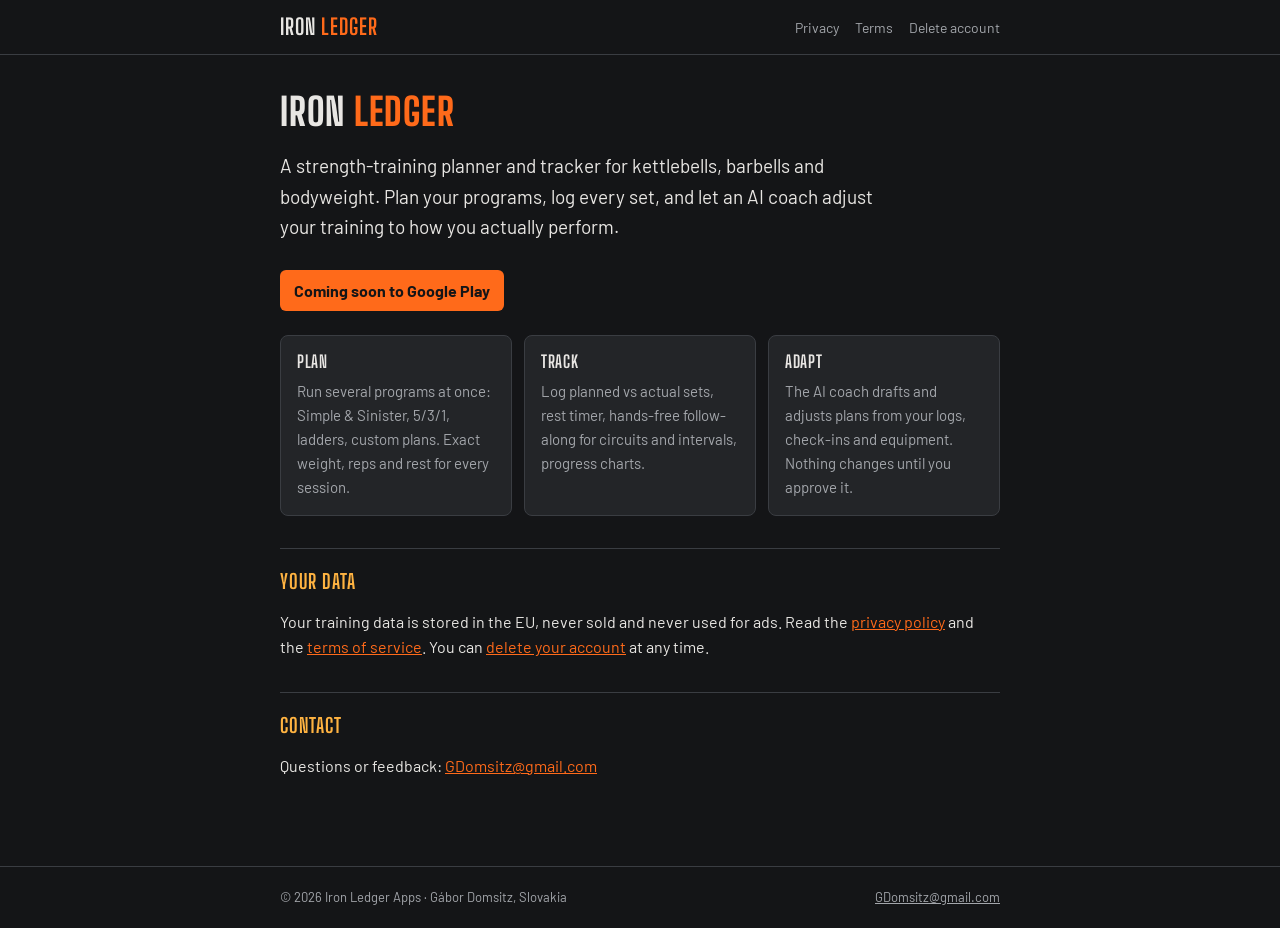
<file: index.html>
<!DOCTYPE html>
<html lang="en">
<head>
<meta charset="utf-8">
<meta name="viewport" content="width=device-width, initial-scale=1">
<title>Iron Ledger · Strength-training planner with an AI coach</title>
<meta name="description" content="Iron Ledger: strength-training planner and tracker with an AI coach.">
<link rel="preconnect" href="https://fonts.googleapis.com"><link rel="preconnect" href="https://fonts.gstatic.com" crossorigin>
<link href="https://fonts.googleapis.com/css2?family=Barlow:wght@400;600&family=Big+Shoulders+Display:wght@700;800&display=swap" rel="stylesheet">
<link rel="stylesheet" href="style.css">
</head>
<body>
<header><div class="bar"><a class="logo" href="./">Iron <span>Ledger</span></a><nav><a href="privacy.html">Privacy</a><a href="terms.html">Terms</a><a href="delete-account.html">Delete account</a></nav></div></header>
<main>
<h1>Iron <span>Ledger</span></h1>
<p class="lead">A strength-training planner and tracker for kettlebells, barbells and bodyweight. Plan your programs, log every set, and let an AI coach adjust your training to how you actually perform.</p>
<span class="badge">Coming soon to Google Play</span>
<div class="grid">
  <div class="card"><b>Plan</b><p>Run several programs at once: Simple &amp; Sinister, 5/3/1, ladders, custom plans. Exact weight, reps and rest for every session.</p></div>
  <div class="card"><b>Track</b><p>Log planned vs actual sets, rest timer, hands-free follow-along for circuits and intervals, progress charts.</p></div>
  <div class="card"><b>Adapt</b><p>The AI coach drafts and adjusts plans from your logs, check-ins and equipment. Nothing changes until you approve it.</p></div>
</div>
<h2>Your data</h2>
<p>Your training data is stored in the EU, never sold and never used for ads. Read the <a href="privacy.html">privacy policy</a> and the <a href="terms.html">terms of service</a>. You can <a href="delete-account.html">delete your account</a> at any time.</p>
<h2>Contact</h2>
<p>Questions or feedback: <a href="mailto:GDomsitz@gmail.com">GDomsitz@gmail.com</a></p>
</main>
<footer><div class="bar"><span>© 2026 Iron Ledger Apps · Gábor Domsitz, Slovakia</span><span><a href="mailto:GDomsitz@gmail.com">GDomsitz@gmail.com</a></span></div></footer>
</body>
</html>
</file>
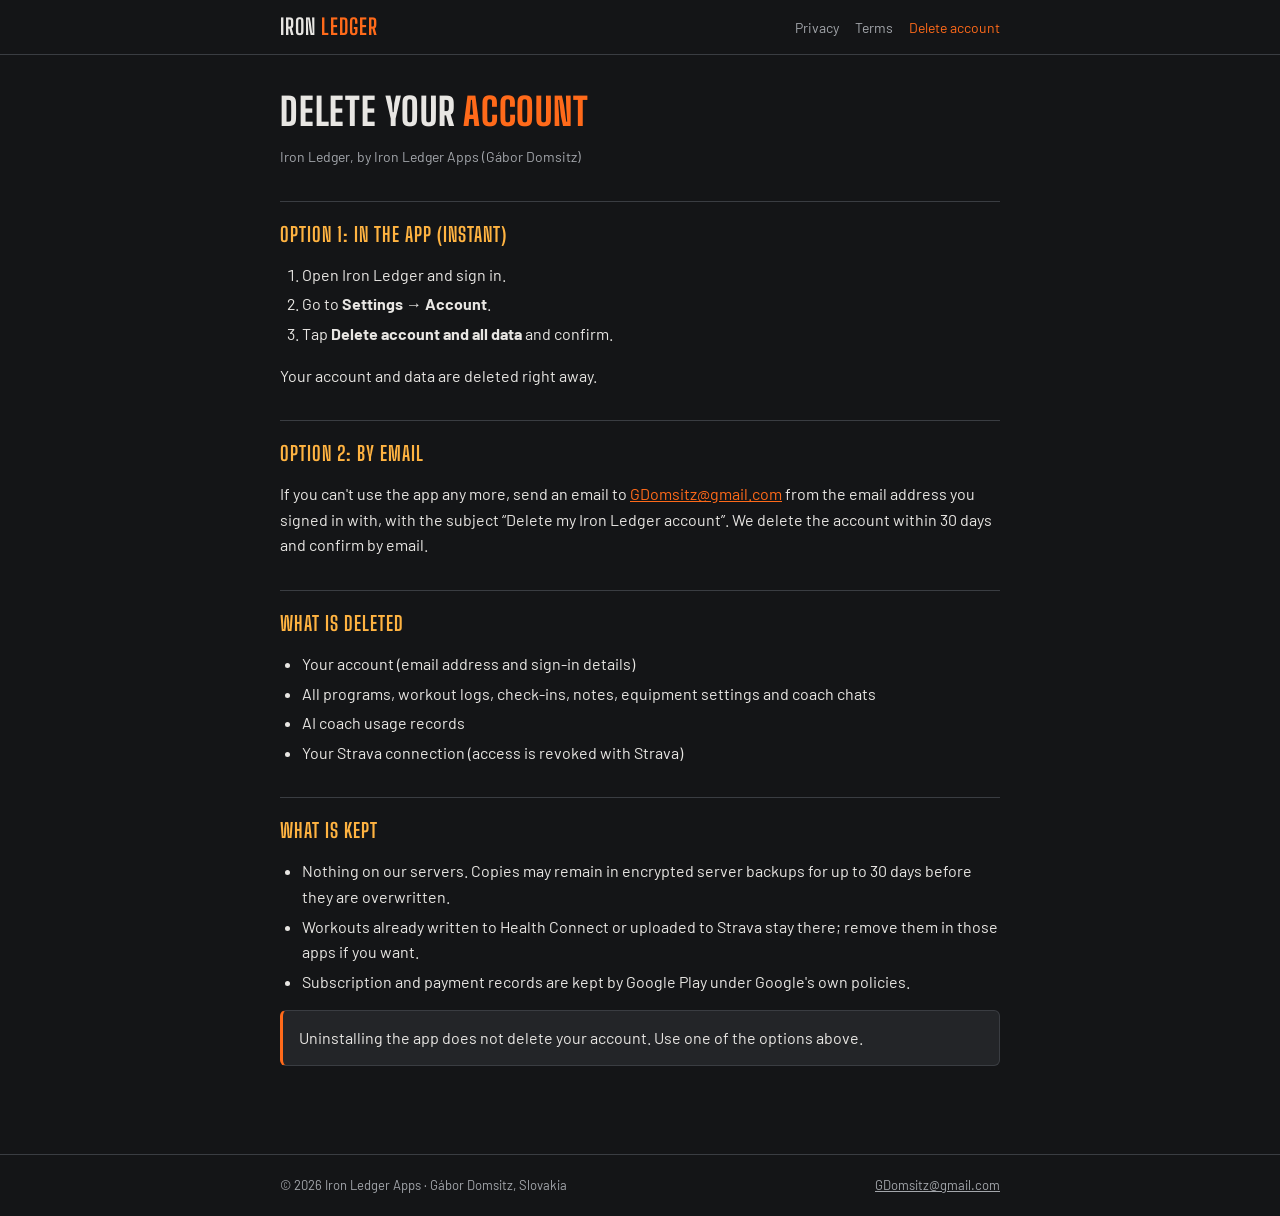
<file: delete-account.html>
<!DOCTYPE html>
<html lang="en">
<head>
<meta charset="utf-8">
<meta name="viewport" content="width=device-width, initial-scale=1">
<title>Iron Ledger · Delete your account</title>
<meta name="description" content="Iron Ledger: strength-training planner and tracker with an AI coach.">
<link rel="preconnect" href="https://fonts.googleapis.com"><link rel="preconnect" href="https://fonts.gstatic.com" crossorigin>
<link href="https://fonts.googleapis.com/css2?family=Barlow:wght@400;600&family=Big+Shoulders+Display:wght@700;800&display=swap" rel="stylesheet">
<link rel="stylesheet" href="style.css">
</head>
<body>
<header><div class="bar"><a class="logo" href="./">Iron <span>Ledger</span></a><nav><a href="privacy.html">Privacy</a><a href="terms.html">Terms</a><a href="delete-account.html" aria-current="page">Delete account</a></nav></div></header>
<main>
<h1>Delete your <span>account</span></h1>
<p class="meta">Iron Ledger, by Iron Ledger Apps (Gábor Domsitz)</p>

<h2>Option 1: in the app (instant)</h2>
<ol>
  <li>Open Iron Ledger and sign in.</li>
  <li>Go to <b>Settings → Account</b>.</li>
  <li>Tap <b>Delete account and all data</b> and confirm.</li>
</ol>
<p>Your account and data are deleted right away.</p>

<h2>Option 2: by email</h2>
<p>If you can't use the app any more, send an email to <a href="mailto:GDomsitz@gmail.com?subject=Delete%20my%20Iron%20Ledger%20account">GDomsitz@gmail.com</a> from the email address you signed in with, with the subject “Delete my Iron Ledger account”. We delete the account within 30 days and confirm by email.</p>

<h2>What is deleted</h2>
<ul>
  <li>Your account (email address and sign-in details)</li>
  <li>All programs, workout logs, check-ins, notes, equipment settings and coach chats</li>
  <li>AI coach usage records</li>
  <li>Your Strava connection (access is revoked with Strava)</li>
</ul>

<h2>What is kept</h2>
<ul>
  <li>Nothing on our servers. Copies may remain in encrypted server backups for up to 30 days before they are overwritten.</li>
  <li>Workouts already written to Health Connect or uploaded to Strava stay there; remove them in those apps if you want.</li>
  <li>Subscription and payment records are kept by Google Play under Google's own policies.</li>
</ul>
<div class="box">Uninstalling the app does not delete your account. Use one of the options above.</div>
</main>
<footer><div class="bar"><span>© 2026 Iron Ledger Apps · Gábor Domsitz, Slovakia</span><span><a href="mailto:GDomsitz@gmail.com">GDomsitz@gmail.com</a></span></div></footer>
</body>
</html>
</file>
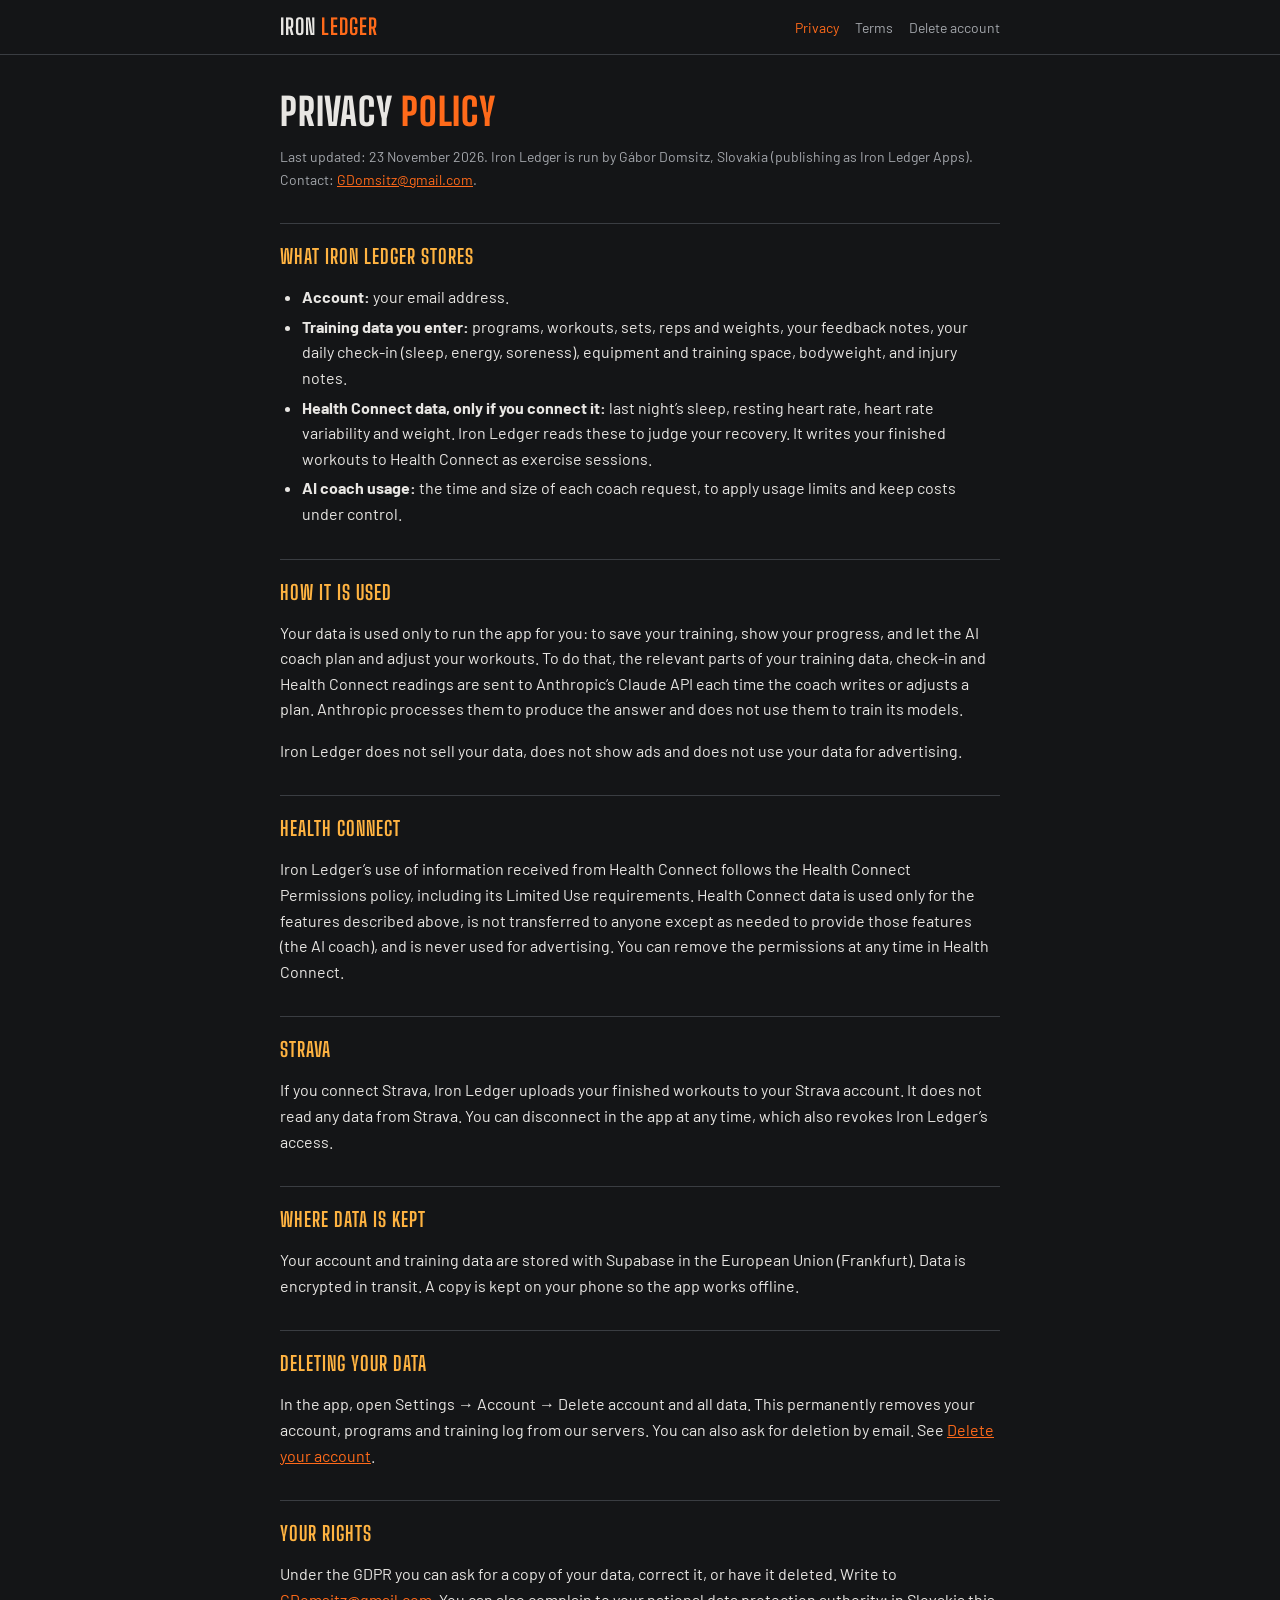
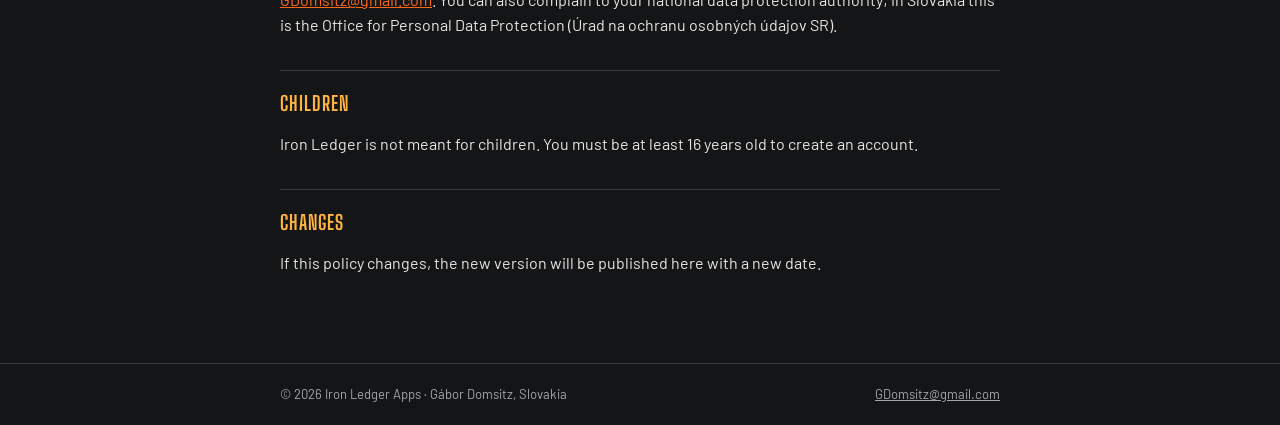
<file: privacy.html>
<!DOCTYPE html>
<html lang="en">
<head>
<meta charset="utf-8">
<meta name="viewport" content="width=device-width, initial-scale=1">
<title>Iron Ledger · Privacy policy</title>
<meta name="description" content="Iron Ledger: strength-training planner and tracker with an AI coach.">
<link rel="preconnect" href="https://fonts.googleapis.com"><link rel="preconnect" href="https://fonts.gstatic.com" crossorigin>
<link href="https://fonts.googleapis.com/css2?family=Barlow:wght@400;600&family=Big+Shoulders+Display:wght@700;800&display=swap" rel="stylesheet">
<link rel="stylesheet" href="style.css">
</head>
<body>
<header><div class="bar"><a class="logo" href="./">Iron <span>Ledger</span></a><nav><a href="privacy.html" aria-current="page">Privacy</a><a href="terms.html">Terms</a><a href="delete-account.html">Delete account</a></nav></div></header>
<main>
<h1>Privacy <span>policy</span></h1>
<p class="meta">Last updated: 23 November 2026. Iron Ledger is run by Gábor Domsitz, Slovakia (publishing as Iron Ledger Apps). Contact: <a href="mailto:GDomsitz@gmail.com">GDomsitz@gmail.com</a>.</p>

<h2>What Iron Ledger stores</h2>
<ul>
  <li><b>Account:</b> your email address.</li>
  <li><b>Training data you enter:</b> programs, workouts, sets, reps and weights, your feedback notes, your daily check-in (sleep, energy, soreness), equipment and training space, bodyweight, and injury notes.</li>
  <li><b>Health Connect data, only if you connect it:</b> last night’s sleep, resting heart rate, heart rate variability and weight. Iron Ledger reads these to judge your recovery. It writes your finished workouts to Health Connect as exercise sessions.</li>
  <li><b>AI coach usage:</b> the time and size of each coach request, to apply usage limits and keep costs under control.</li>
</ul>

<h2>How it is used</h2>
<p>Your data is used only to run the app for you: to save your training, show your progress, and let the AI coach plan and adjust your workouts. To do that, the relevant parts of your training data, check-in and Health Connect readings are sent to Anthropic’s Claude API each time the coach writes or adjusts a plan. Anthropic processes them to produce the answer and does not use them to train its models.</p>
<p>Iron Ledger does not sell your data, does not show ads and does not use your data for advertising.</p>

<h2>Health Connect</h2>
<p>Iron Ledger’s use of information received from Health Connect follows the Health Connect Permissions policy, including its Limited Use requirements. Health Connect data is used only for the features described above, is not transferred to anyone except as needed to provide those features (the AI coach), and is never used for advertising. You can remove the permissions at any time in Health Connect.</p>

<h2>Strava</h2>
<p>If you connect Strava, Iron Ledger uploads your finished workouts to your Strava account. It does not read any data from Strava. You can disconnect in the app at any time, which also revokes Iron Ledger’s access.</p>

<h2>Where data is kept</h2>
<p>Your account and training data are stored with Supabase in the European Union (Frankfurt). Data is encrypted in transit. A copy is kept on your phone so the app works offline.</p>

<h2>Deleting your data</h2>
<p>In the app, open Settings → Account → Delete account and all data. This permanently removes your account, programs and training log from our servers. You can also ask for deletion by email. See <a href="delete-account.html">Delete your account</a>.</p>

<h2>Your rights</h2>
<p>Under the GDPR you can ask for a copy of your data, correct it, or have it deleted. Write to <a href="mailto:GDomsitz@gmail.com">GDomsitz@gmail.com</a>. You can also complain to your national data protection authority; in Slovakia this is the Office for Personal Data Protection (Úrad na ochranu osobných údajov SR).</p>

<h2>Children</h2>
<p>Iron Ledger is not meant for children. You must be at least 16 years old to create an account.</p>

<h2>Changes</h2>
<p>If this policy changes, the new version will be published here with a new date.</p>
</main>
<footer><div class="bar"><span>© 2026 Iron Ledger Apps · Gábor Domsitz, Slovakia</span><span><a href="mailto:GDomsitz@gmail.com">GDomsitz@gmail.com</a></span></div></footer>
</body>
</html>
</file>
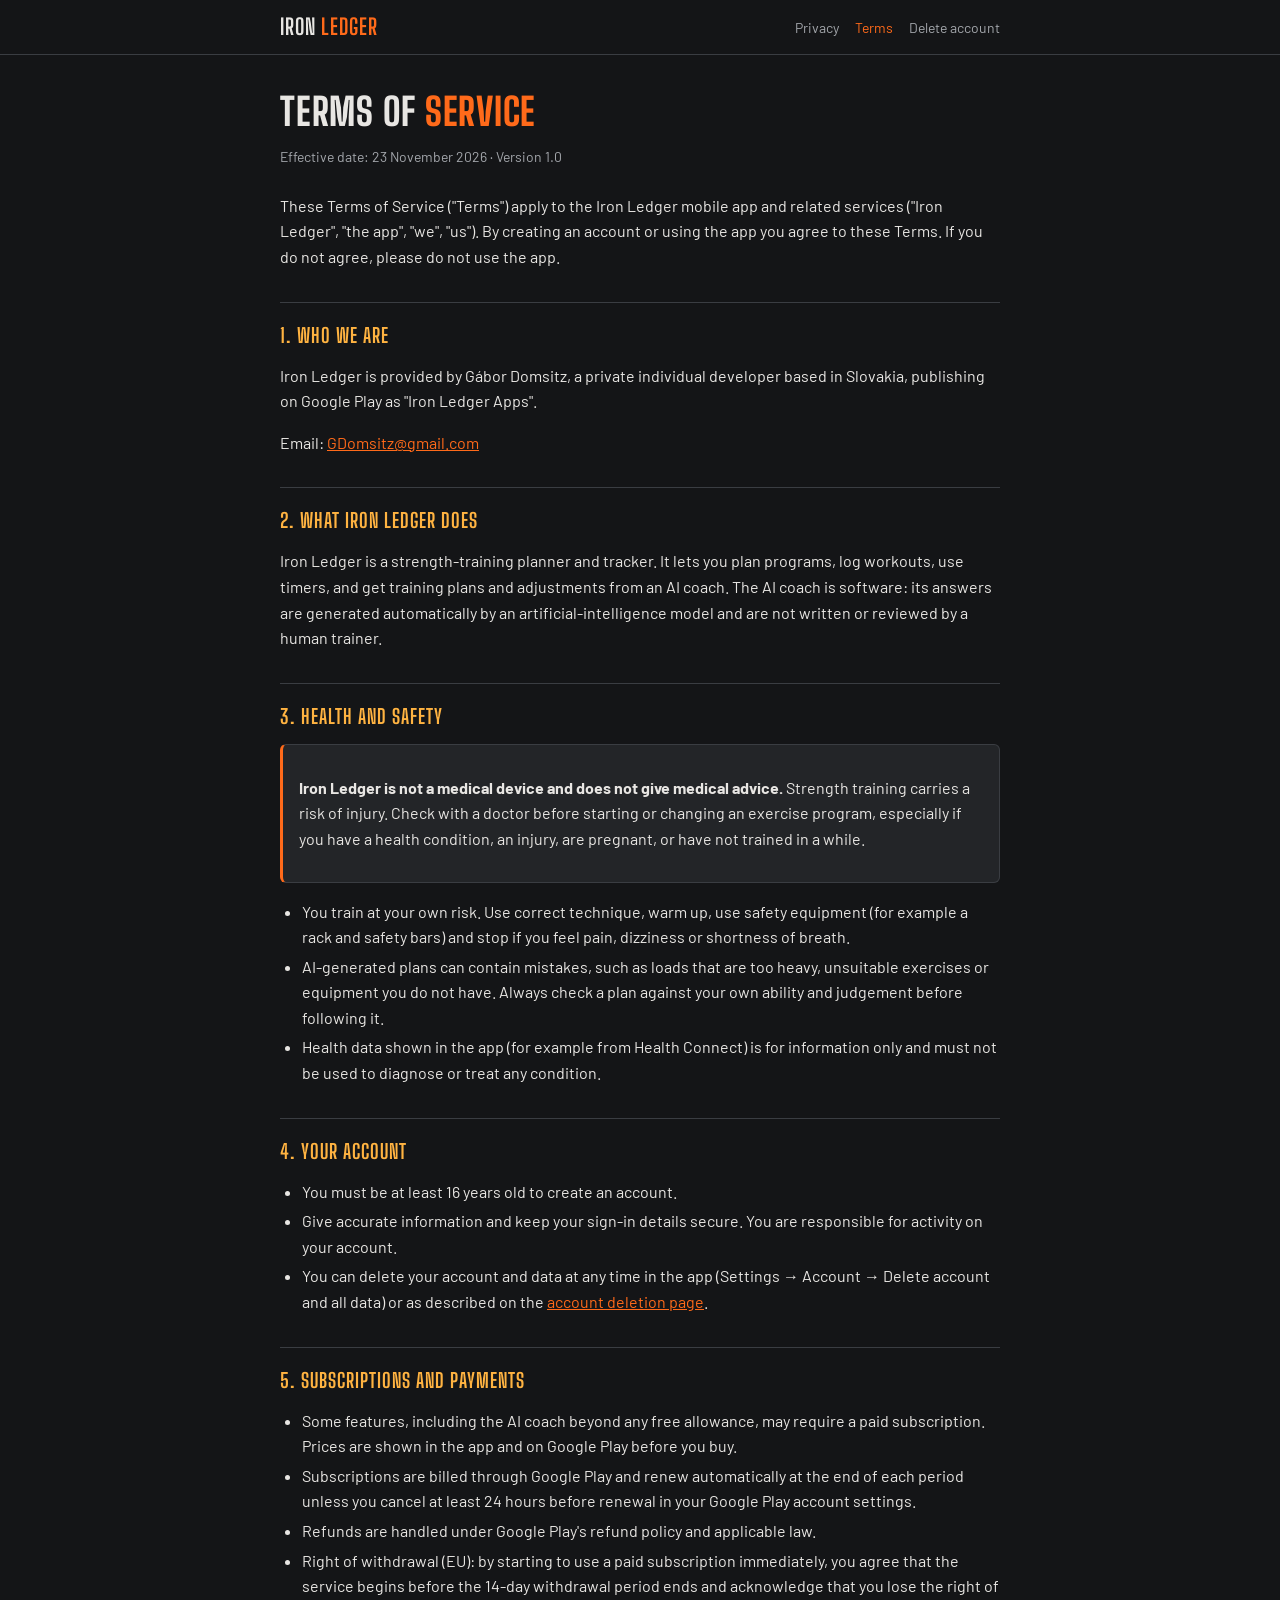
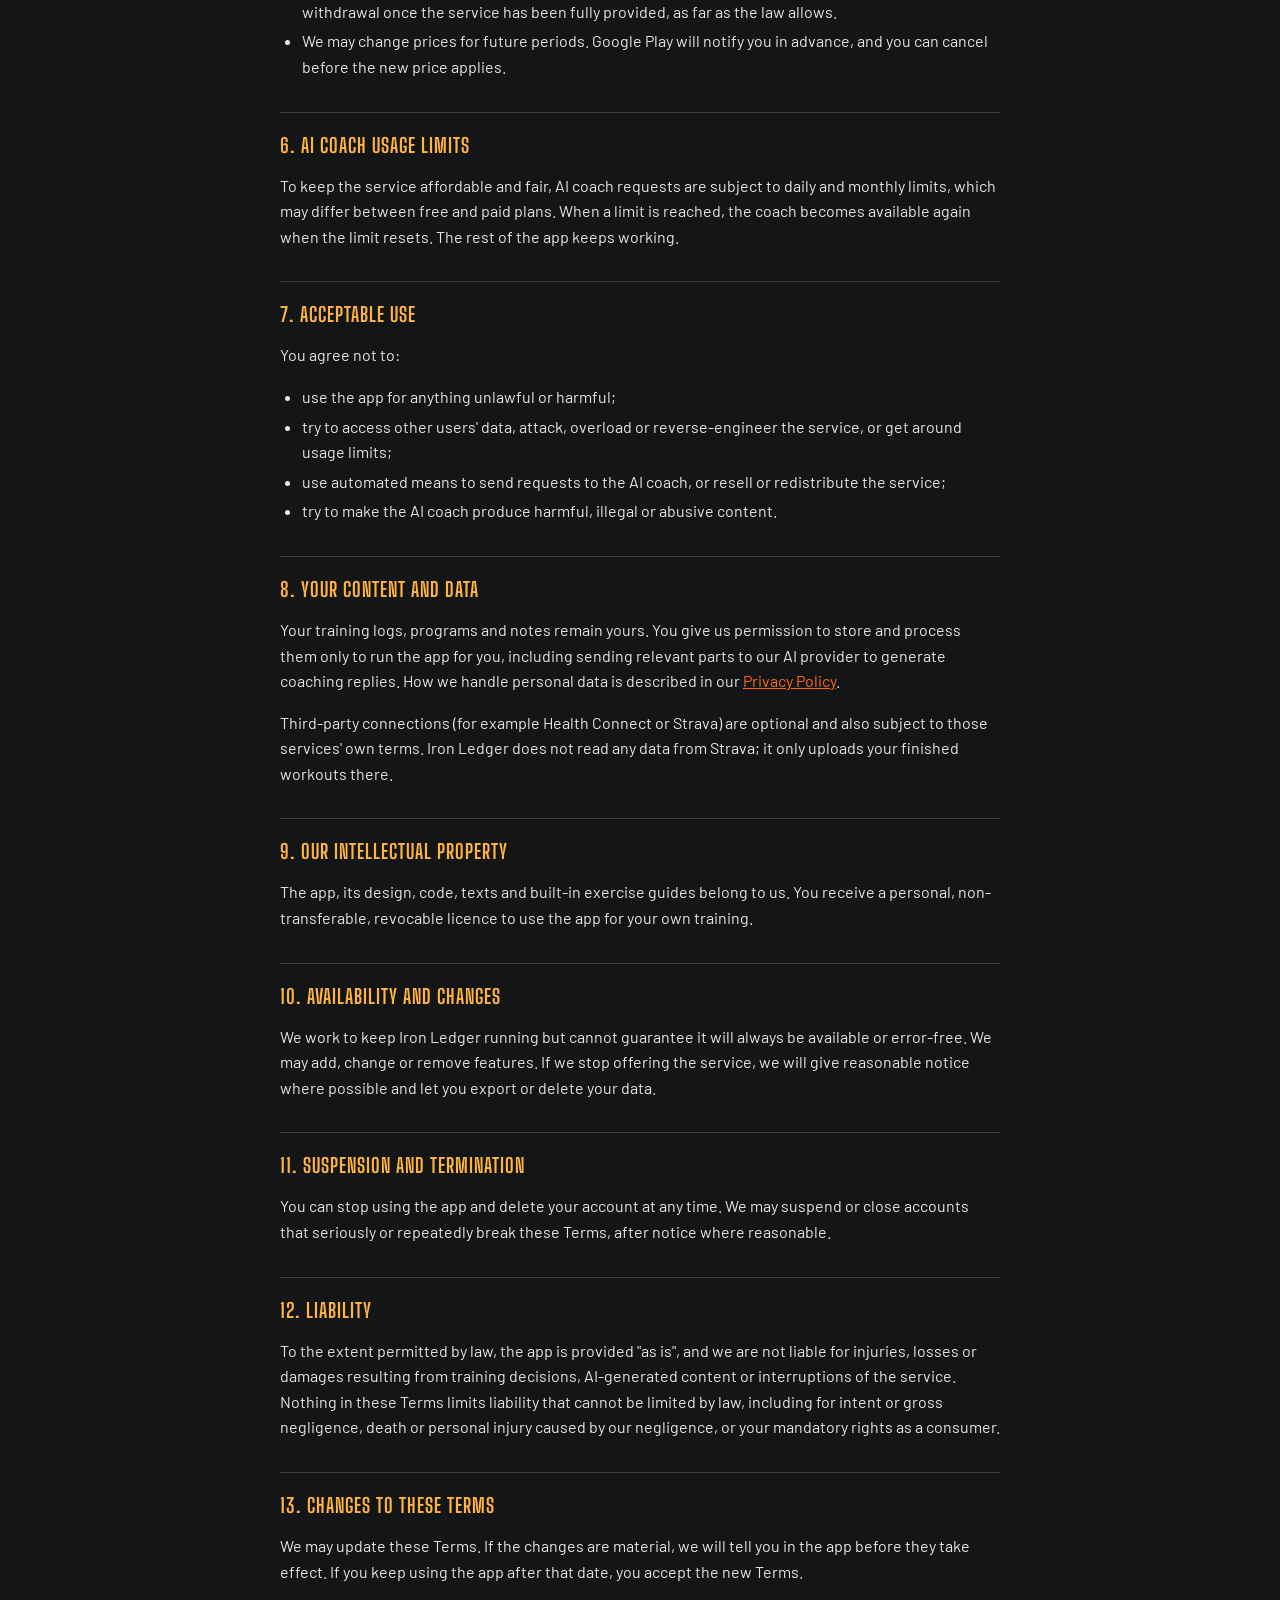
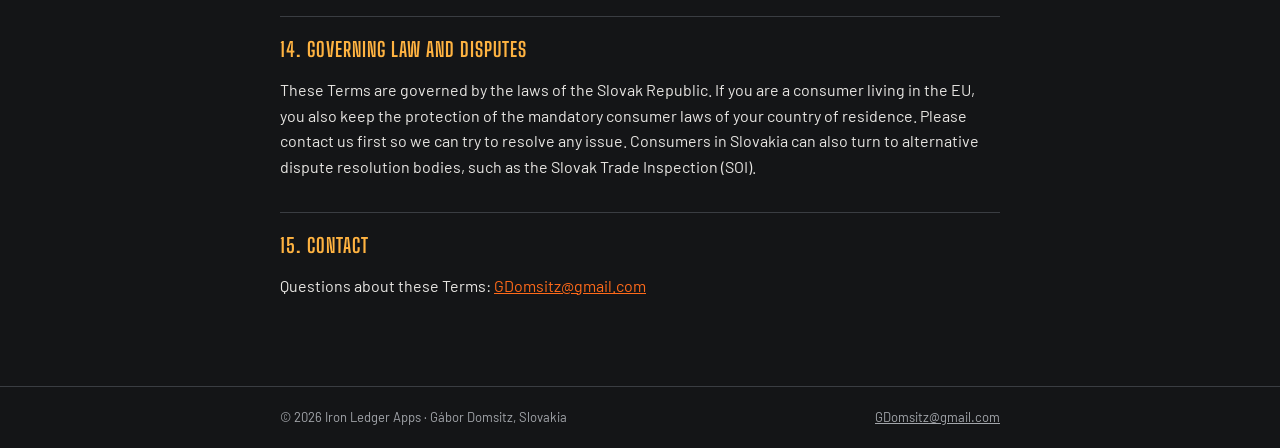
<file: terms.html>
<!DOCTYPE html>
<html lang="en">
<head>
<meta charset="utf-8">
<meta name="viewport" content="width=device-width, initial-scale=1">
<title>Iron Ledger · Terms of service</title>
<meta name="description" content="Iron Ledger: strength-training planner and tracker with an AI coach.">
<link rel="preconnect" href="https://fonts.googleapis.com"><link rel="preconnect" href="https://fonts.gstatic.com" crossorigin>
<link href="https://fonts.googleapis.com/css2?family=Barlow:wght@400;600&family=Big+Shoulders+Display:wght@700;800&display=swap" rel="stylesheet">
<link rel="stylesheet" href="style.css">
</head>
<body>
<header><div class="bar"><a class="logo" href="./">Iron <span>Ledger</span></a><nav><a href="privacy.html">Privacy</a><a href="terms.html" aria-current="page">Terms</a><a href="delete-account.html">Delete account</a></nav></div></header>
<main>
<h1>Terms of <span>service</span></h1>
  <p class="meta">Effective date: 23 November 2026 · Version 1.0</p>

  <p>These Terms of Service ("Terms") apply to the Iron Ledger mobile app and related services ("Iron Ledger", "the app", "we", "us"). By creating an account or using the app you agree to these Terms. If you do not agree, please do not use the app.</p>

  <h2>1. Who we are</h2>
  <p>Iron Ledger is provided by Gábor Domsitz, a private individual developer based in Slovakia, publishing on Google Play as "Iron Ledger Apps".</p>
  <p>Email: <a href="mailto:GDomsitz@gmail.com">GDomsitz@gmail.com</a></p>

  <h2>2. What Iron Ledger does</h2>
  <p>Iron Ledger is a strength-training planner and tracker. It lets you plan programs, log workouts, use timers, and get training plans and adjustments from an AI coach. The AI coach is software: its answers are generated automatically by an artificial-intelligence model and are not written or reviewed by a human trainer.</p>

  <h2>3. Health and safety</h2>
  <div class="box">
    <p><strong>Iron Ledger is not a medical device and does not give medical advice.</strong> Strength training carries a risk of injury. Check with a doctor before starting or changing an exercise program, especially if you have a health condition, an injury, are pregnant, or have not trained in a while.</p>
  </div>
  <ul>
    <li>You train at your own risk. Use correct technique, warm up, use safety equipment (for example a rack and safety bars) and stop if you feel pain, dizziness or shortness of breath.</li>
    <li>AI-generated plans can contain mistakes, such as loads that are too heavy, unsuitable exercises or equipment you do not have. Always check a plan against your own ability and judgement before following it.</li>
    <li>Health data shown in the app (for example from Health Connect) is for information only and must not be used to diagnose or treat any condition.</li>
  </ul>

  <h2>4. Your account</h2>
  <ul>
    <li>You must be at least 16 years old to create an account.</li>
    <li>Give accurate information and keep your sign-in details secure. You are responsible for activity on your account.</li>
    <li>You can delete your account and data at any time in the app (Settings → Account → Delete account and all data) or as described on the <a href="delete-account.html">account deletion page</a>.</li>
  </ul>

  <h2>5. Subscriptions and payments</h2>
  <ul>
    <li>Some features, including the AI coach beyond any free allowance, may require a paid subscription. Prices are shown in the app and on Google Play before you buy.</li>
    <li>Subscriptions are billed through Google Play and renew automatically at the end of each period unless you cancel at least 24 hours before renewal in your Google Play account settings.</li>
    <li>Refunds are handled under Google Play's refund policy and applicable law.</li>
    <li>Right of withdrawal (EU): by starting to use a paid subscription immediately, you agree that the service begins before the 14-day withdrawal period ends and acknowledge that you lose the right of withdrawal once the service has been fully provided, as far as the law allows.</li>
    <li>We may change prices for future periods. Google Play will notify you in advance, and you can cancel before the new price applies.</li>
  </ul>

  <h2>6. AI coach usage limits</h2>
  <p>To keep the service affordable and fair, AI coach requests are subject to daily and monthly limits, which may differ between free and paid plans. When a limit is reached, the coach becomes available again when the limit resets. The rest of the app keeps working.</p>

  <h2>7. Acceptable use</h2>
  <p>You agree not to:</p>
  <ul>
    <li>use the app for anything unlawful or harmful;</li>
    <li>try to access other users' data, attack, overload or reverse-engineer the service, or get around usage limits;</li>
    <li>use automated means to send requests to the AI coach, or resell or redistribute the service;</li>
    <li>try to make the AI coach produce harmful, illegal or abusive content.</li>
  </ul>

  <h2>8. Your content and data</h2>
  <p>Your training logs, programs and notes remain yours. You give us permission to store and process them only to run the app for you, including sending relevant parts to our AI provider to generate coaching replies. How we handle personal data is described in our <a href="privacy.html">Privacy Policy</a>.</p>
  <p>Third-party connections (for example Health Connect or Strava) are optional and also subject to those services' own terms. Iron Ledger does not read any data from Strava; it only uploads your finished workouts there.</p>

  <h2>9. Our intellectual property</h2>
  <p>The app, its design, code, texts and built-in exercise guides belong to us. You receive a personal, non-transferable, revocable licence to use the app for your own training.</p>

  <h2>10. Availability and changes</h2>
  <p>We work to keep Iron Ledger running but cannot guarantee it will always be available or error-free. We may add, change or remove features. If we stop offering the service, we will give reasonable notice where possible and let you export or delete your data.</p>

  <h2>11. Suspension and termination</h2>
  <p>You can stop using the app and delete your account at any time. We may suspend or close accounts that seriously or repeatedly break these Terms, after notice where reasonable.</p>

  <h2>12. Liability</h2>
  <p>To the extent permitted by law, the app is provided "as is", and we are not liable for injuries, losses or damages resulting from training decisions, AI-generated content or interruptions of the service. Nothing in these Terms limits liability that cannot be limited by law, including for intent or gross negligence, death or personal injury caused by our negligence, or your mandatory rights as a consumer.</p>

  <h2>13. Changes to these Terms</h2>
  <p>We may update these Terms. If the changes are material, we will tell you in the app before they take effect. If you keep using the app after that date, you accept the new Terms.</p>

  <h2>14. Governing law and disputes</h2>
  <p>These Terms are governed by the laws of the Slovak Republic. If you are a consumer living in the EU, you also keep the protection of the mandatory consumer laws of your country of residence. Please contact us first so we can try to resolve any issue. Consumers in Slovakia can also turn to alternative dispute resolution bodies, such as the Slovak Trade Inspection (SOI).</p>

  <h2>15. Contact</h2>
  <p>Questions about these Terms: <a href="mailto:GDomsitz@gmail.com">GDomsitz@gmail.com</a></p>
</main>
<footer><div class="bar"><span>© 2026 Iron Ledger Apps · Gábor Domsitz, Slovakia</span><span><a href="mailto:GDomsitz@gmail.com">GDomsitz@gmail.com</a></span></div></footer>
</body>
</html>
</file>
<file: style.css>
:root{--iron:#141517;--panel:#232528;--edge:#3A3D42;--forge:#FF6A1A;--hot:#FFB341;--text:#E8E6E3;--muted:#A3A6AB}
*{box-sizing:border-box}
body{margin:0;background:var(--iron);color:var(--text);font:16px/1.6 "Barlow",-apple-system,BlinkMacSystemFont,"Segoe UI",Roboto,sans-serif}
header{border-bottom:1px solid var(--edge)}
.bar{max-width:760px;margin:0 auto;padding:14px 20px;display:flex;align-items:center;justify-content:space-between;gap:12px;flex-wrap:wrap}
.logo{font:700 22px/1 "Big Shoulders Display",sans-serif;letter-spacing:.04em;text-transform:uppercase;color:var(--text);text-decoration:none}
.logo span{color:var(--forge)}
nav a{color:var(--muted);text-decoration:none;font-size:14px;margin-left:16px}
nav a:hover,nav a[aria-current]{color:var(--forge)}
main{max-width:760px;margin:0 auto;padding:36px 20px 72px}
h1{font:800 38px/1.1 "Big Shoulders Display",sans-serif;letter-spacing:.02em;text-transform:uppercase;margin:0 0 6px}
h1 span{color:var(--forge)}
h2{font:700 20px/1.2 "Big Shoulders Display",sans-serif;text-transform:uppercase;letter-spacing:.05em;color:var(--hot);margin:32px 0 8px;border-top:1px solid var(--edge);padding-top:20px}
.meta{color:var(--muted);font-size:14px;margin-bottom:24px}
a{color:var(--forge)}
ul,ol{padding-left:22px} li{margin:4px 0}
.box{background:var(--panel);border:1px solid var(--edge);border-left:3px solid var(--forge);border-radius:6px;padding:14px 16px;margin:16px 0}
.lead{font-size:19px;color:var(--text);max-width:600px}
.grid{display:grid;grid-template-columns:repeat(auto-fit,minmax(200px,1fr));gap:12px;margin:24px 0}
.card{background:var(--panel);border:1px solid var(--edge);border-radius:8px;padding:16px}
.card b{display:block;font:700 17px/1.2 "Big Shoulders Display",sans-serif;text-transform:uppercase;letter-spacing:.04em;margin-bottom:6px}
.card p{margin:0;color:var(--muted);font-size:15px}
.badge{display:inline-block;background:var(--forge);color:#141517;font-weight:700;border-radius:6px;padding:8px 14px;margin-top:8px}
footer{border-top:1px solid var(--edge);color:var(--muted);font-size:13px}
footer .bar{padding:20px}
footer a{color:var(--muted)}
</file>
